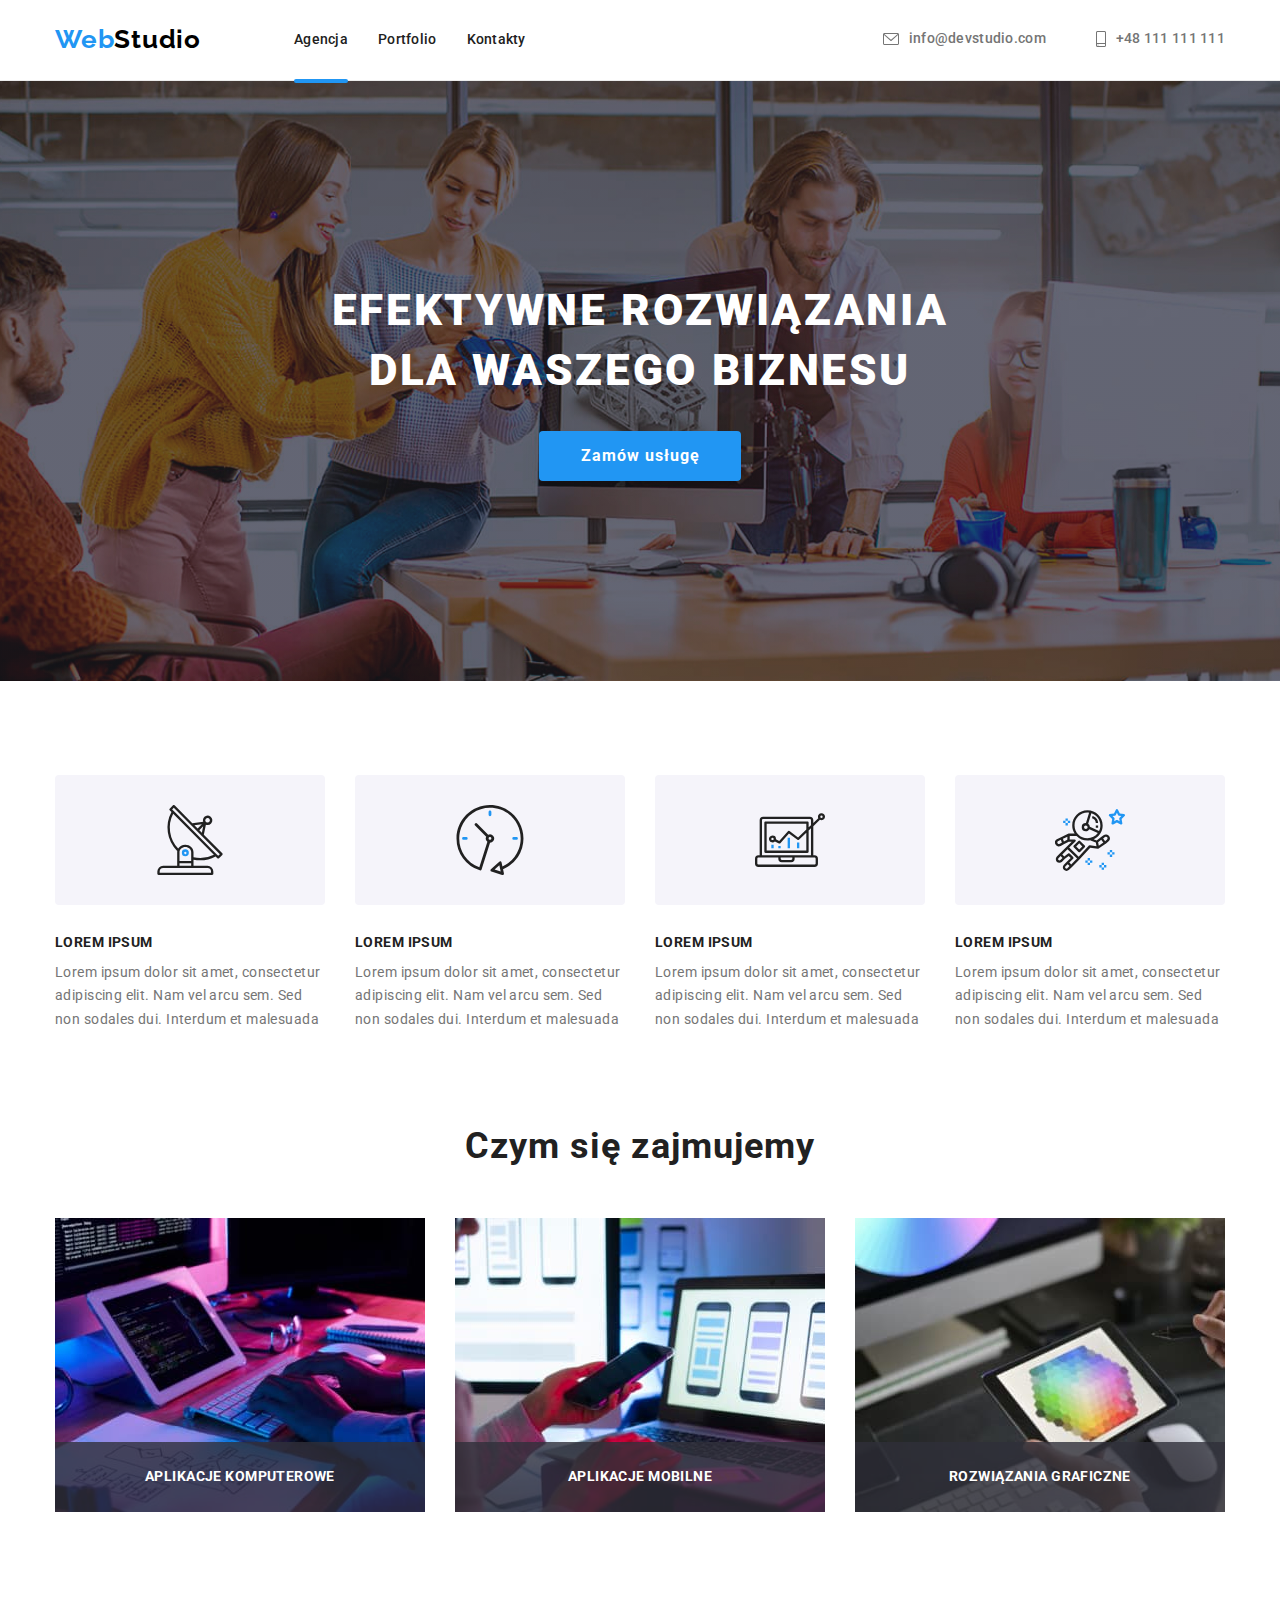
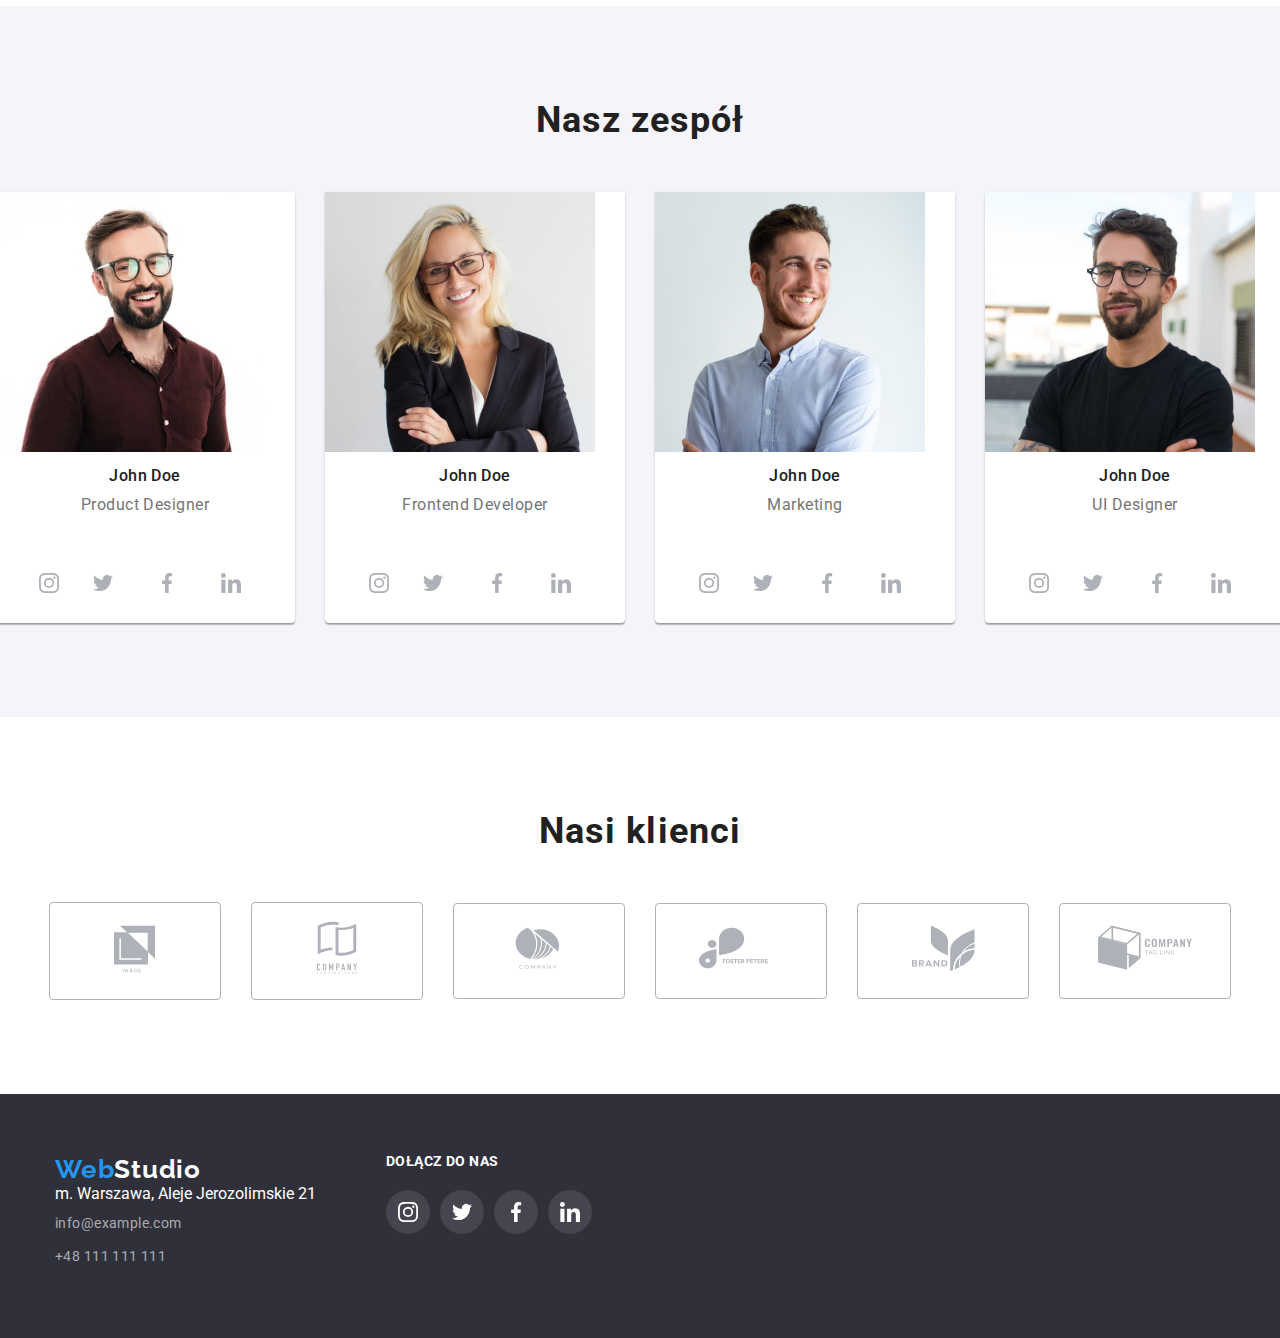
<file: index.html>
<!DOCTYPE html>
<html lang="pl">
    <head>
        <meta charset="utf-8" />
        <title>Studio</title>
        <link
            rel="stylesheet"
            href="https://cdnjs.cloudflare.com/ajax/libs/modern-normalize/1.0.0/modern-normalize.min.css"
        />
        <link rel="stylesheet" href="./css/styles.css" />
        <link rel="preconnect" href="https://fonts.googleapis.com" />
        <link rel="preconnect" href="https://fonts.gstatic.com" crossorigin />
        <link
            href="https://fonts.googleapis.com/css2?family=Raleway:wght@700&family=Roboto:wght@400;500;700;900&display=swap"
            rel="stylesheet"
        />
    </head>
    <body>
        <header class="page-header">
            <div class="container">
                <nav>

                
                    <a href="index.html"
                        >Web<span class="studio-black">Studio</span></a
                    >
                    <ul class="nav-list">
                        <li><a class="active-link" href="#">Agencja</a></li>
                        <li><a href="portfolio.html">Portfolio</a></li>
                        <li><a href="#">Kontakty</a></li>
                    </ul>
                </nav>
                <aside class="contacts">
                    <div class="mail">
                    <a href="mailto:info@devstudio.com"><svg class="envelope-icon" width="16" height="12">
                        <use href="./images/icons.svg#message"></use>
                    </svg>info@devstudio.com</a>
                    
                    </div>
                    <div class="tel">
                    <a href="tel:48111111111"><svg class="smartphone-icon" width="10" height="16">
                        <use href="./images/icons.svg#phone"></use>
                        </svg>+48 111 111 111</a>
                    </div>
                </aside>
            </div>
        </header>
        <main>
            <section class="section-content">
                <div class="container heading">
                    <h1 class="first-heading">
                        EFEKTYWNE ROZWIĄZANIA <br />
                        DLA WASZEGO BIZNESU
                    </h1>
                    <button class="order" type="button" data-modal-open>
                        <span class="text-order">Zamów usługę</span>
                    </button>
                </div>
            </section>

            <section class="section-list">
                <div class="container">
                    <ul class="lorem-list">
                        <li>
                            <div class="our-atributes">
                                <svg width="70" height="70">
                                    <use href="./images/icons.svg#satelite"></use>
                                </svg>
                            </div>
                            <h3>LOREM IPSUM</h3>
                            <p>
                                Lorem ipsum dolor sit amet, consectetur
                                adipiscing elit. Nam vel arcu sem. Sed non
                                sodales dui. Interdum et malesuada
                            </p>
                        </li>
                        <li>
                            <div class="our-atributes">
                                <svg width="70" height="70">
                                    <use href="./images/icons.svg#clock"></use>
                                </svg>
                            </div>
                            <h3>LOREM IPSUM</h3>
                            <p>
                                Lorem ipsum dolor sit amet, consectetur
                                adipiscing elit. Nam vel arcu sem. Sed non
                                sodales dui. Interdum et malesuada
                            </p>
                        </li>
                        <li>
                            <div class="our-atributes">
                                <svg width="70" height="70">
                                    <use href="./images/icons.svg#diagram1"></use>
                                </svg>
                            </div>
                            <h3>LOREM IPSUM</h3>
                            <p>
                                Lorem ipsum dolor sit amet, consectetur
                                adipiscing elit. Nam vel arcu sem. Sed non
                                sodales dui. Interdum et malesuada
                            </p>
                        </li>
                        <li>
                            <div class="our-atributes">
                                <svg width="70" height="70">
                                    <use href="./images/icons.svg#astronaut"></use>
                                </svg>
                            </div>
                            <h3>LOREM IPSUM</h3>
                            <p>
                                Lorem ipsum dolor sit amet, consectetur
                                adipiscing elit. Nam vel arcu sem. Sed non
                                sodales dui. Interdum et malesuada
                            </p>
                        </li>
                    </ul>
                </div>
            </section>

            <section class="section">
                <h2 class="second-heading-one">Czym się zajmujemy</h2>
                <div class="container images">
                <ul class="images">
                    <li><div class="offers">
                        <img
                            src="images/tablet.jpg"
                            alt="tablet"
                            width="370"
                            height="294"
                        />
                        <p>APLIKACJE KOMPUTEROWE</p></div>
                    </li>
                    <li><div class="offers">
                        <img
                            src="images/laptop.jpg"
                            alt="laptop"
                            width="370"
                            height="294"
                        />
                        <p>APLIKACJE MOBILNE</p></div>
                    </li>
                    <li><div class="offers">
                        <img
                            src="images/telephone.jpg"
                            alt="telephone"
                            width="370"
                            height="294"
                        />
                        <p>ROZWIĄZANIA GRAFICZNE</p>
                    </div></li>
                </ul>
                </div>
            </section>

            <section class="section-cards">
                <h2 class="second-heading">Nasz zespół</h2>
                <div class="container">
                <ul class="cards">
                    <li>
                        <figure>
                            <img class="image"
                                src="images/p1.jpg"
                                alt="a man with glassess"
                                width="270"
                                height="260"
                            />
                            <figcaption class="job-list">
                                <h3>John Doe</h3>
                                <span>Product Designer</span>
                            </figcaption>
                        </figure>
                        <div class="social-media">
                        <a class="instagram-icon" href="#"><svg width="20" height="20">
                            <use href="./images/icons.svg#instagram"></use>
                        </svg></a>
                        <a class="twitter-icon" href="#"><svg width="20" height="20">
                            <use href="./images/icons.svg#twitter"></use>
                        </svg></a>
                        <a class="facebook-icon"><svg width="20" height="20">
                            <use href="./images/icons.svg#facebook"></use>
                        </svg></a>
                        <a class="linkedin-icon"><svg width="20" height="20">
                            <use href="./images/icons.svg#likedin"></use>
                        </svg></a>
                        </div>
                    </li>
                    <li>
                        <figure>
                            <img class="image"
                                src="images/p2.jpg"
                                alt="a woman with blond hair"
                                width="270"
                                height="260"
                            />
                            <figcaption class="job-list">
                                <h3>John Doe</h3>
                                <span>Frontend Developer</span>
                            </figcaption>
                        </figure>
                        <div class="social-media">
                            <a class="instagram-icon" href="#"><svg width="20" height="20">
                                <use href="./images/icons.svg#instagram"></use>
                            </svg></a>
                            <a class="twitter-icon" href="#"><svg width="20" height="20">
                                <use href="./images/icons.svg#twitter"></use>
                            </svg></a>
                            <a class="facebook-icon"><svg width="20" height="20">
                                <use href="./images/icons.svg#facebook"></use>
                            </svg></a>
                            <a class="linkedin-icon"><svg width="20" height="20">
                                <use href="./images/icons.svg#likedin"></use>
                            </svg></a>
                            </div>  
                    </li>
                    <li>
                        <figure>
                            <img class="image"
                                src="images/p3.jpg"
                                alt="a man in blue shirt"
                                width="270"
                                height="260"
                            />

                            <figcaption class="job-list">
                                <h3>John Doe</h3>
                                <span> Marketing</span>
                            </figcaption>
                        </figure>
                        <div class="social-media">
                            <a class="instagram-icon" href="#"><svg width="20" height="20">
                                <use href="./images/icons.svg#instagram"></use>
                            </svg></a>
                            <a class="twitter-icon" href="#"><svg width="20" height="20">
                                <use href="./images/icons.svg#twitter"></use>
                            </svg></a>
                            <a class="facebook-icon"><svg width="20" height="20">
                                <use href="./images/icons.svg#facebook"></use>
                            </svg></a>
                            <a class="linkedin-icon"><svg width="20" height="20">
                                <use href="./images/icons.svg#likedin"></use>
                            </svg></a>
                            </div>  
                    </li>
                    <li>
                        <figure>
                            <img class="image"
                                src="images/p4.jpg"
                                alt="a man in a T-shirt"
                                width="270"
                                height="260"
                            />
                            <figcaption class="job-list">
                                <h3>John Doe</h3>
                                <span> UI Designer</span>
                            </figcaption>
                        </figure>
                        <div class="social-media">
                            <a class="instagram-icon" href="#"><svg width="20" height="20">
                                <use href="./images/icons.svg#instagram"></use>
                            </svg></a>
                            <a class="twitter-icon" href="#"><svg width="20" height="20">
                                <use href="./images/icons.svg#twitter"></use>
                            </svg></a>
                            <a class="facebook-icon" href="#"><svg width="20" height="20">
                                <use href="./images/icons.svg#facebook"></use>
                            </svg></a>
                            <a class="linkedin-icon" href="#"><svg width="20" height="20">
                                <use href="./images/icons.svg#likedin"></use>
                            </svg></a>
                            </div>
                    </li>
                </ul>
                </div>
                <section class="section clients">
                    <h2 class="third-heading">Nasi klienci</h2>
                    <div>
                        <ul class="container-clients">
                            <li class="signs"><svg class="logos" width="106" height="61">
                            <use href="./images/icons.svg#logo1"></use>
                        </svg></li>
                        <li class="signs"><svg class="logos" width="106" height="61">
                            <use href="./images/icons.svg#logo2"></use>
                        </svg></li>
                        <li class="signs"><svg class="logos" width="106" height="60">
                            <use href="./images/icons.svg#logo3"></use>
                        </svg></li>
                        <li class="signs"><svg class="logos"  width="106" height="60">
                            <use href="./images/icons.svg#logo4"></use>
                        </svg></li>
                        <li class="signs"><svg class="logos" width="106" height="60">
                            <use href="./images/icons.svg#logo5"></use>
                        </svg></li>
                        <li class="signs"><svg class="logos" width="106" height="60">
                            <use href="./images/icons.svg#logo6"></use>
                        </svg></li>
                    </ul></div>

</section>

<footer class="footer-wrapper">
    
    <div class="container footer">
        <div class="two-elements">
   <div> <a class="logo" href="index.html"
        >Web<span class="studio-white">Studio</span></a
    >
    <address class="company-info">
        <span>m. Warszawa, Aleje Jerozolimskie 21</span>
        <div class="second-contacts">
            <a href="info@example.com">info@example.com</a>
            <a href="+48111111111">+48 111 111 111</a></div>
        </div>
        <div>
            <h4 class="join">DOŁĄCZ DO NAS</h4>
            <div class="join-us">
               <a class="join-us-svg" href="#"><svg width="20" height="20">
                <use href="./images/icons.svg#instagram"></use>
            </svg></a>
            <a class="join-us-svg" href="#"><svg width="20" height="20">
                <use href="./images/icons.svg#twitter"></use>
            </svg></a>
            <a class="join-us-svg" href="#"><svg width="20" height="20">
                <use href="./images/icons.svg#facebook"></use>
            </svg></a>
            <a class="join-us-svg" href="#"><svg width="20" height="20">
                <use class="join-us-svg" href="./images/icons.svg#likedin"></use>
            </svg></a></div>
            </div>
        </div>
            </address>
</div>
</div>
</footer>
<div class="backdrop is-hidden" data-modal>
    <div class="modal">
<button type="button" class="close-btn" data-modal-close>X</button>
</div>
</div>
<script src="./js/modal.js"></script>
</body>
</html>
</file>
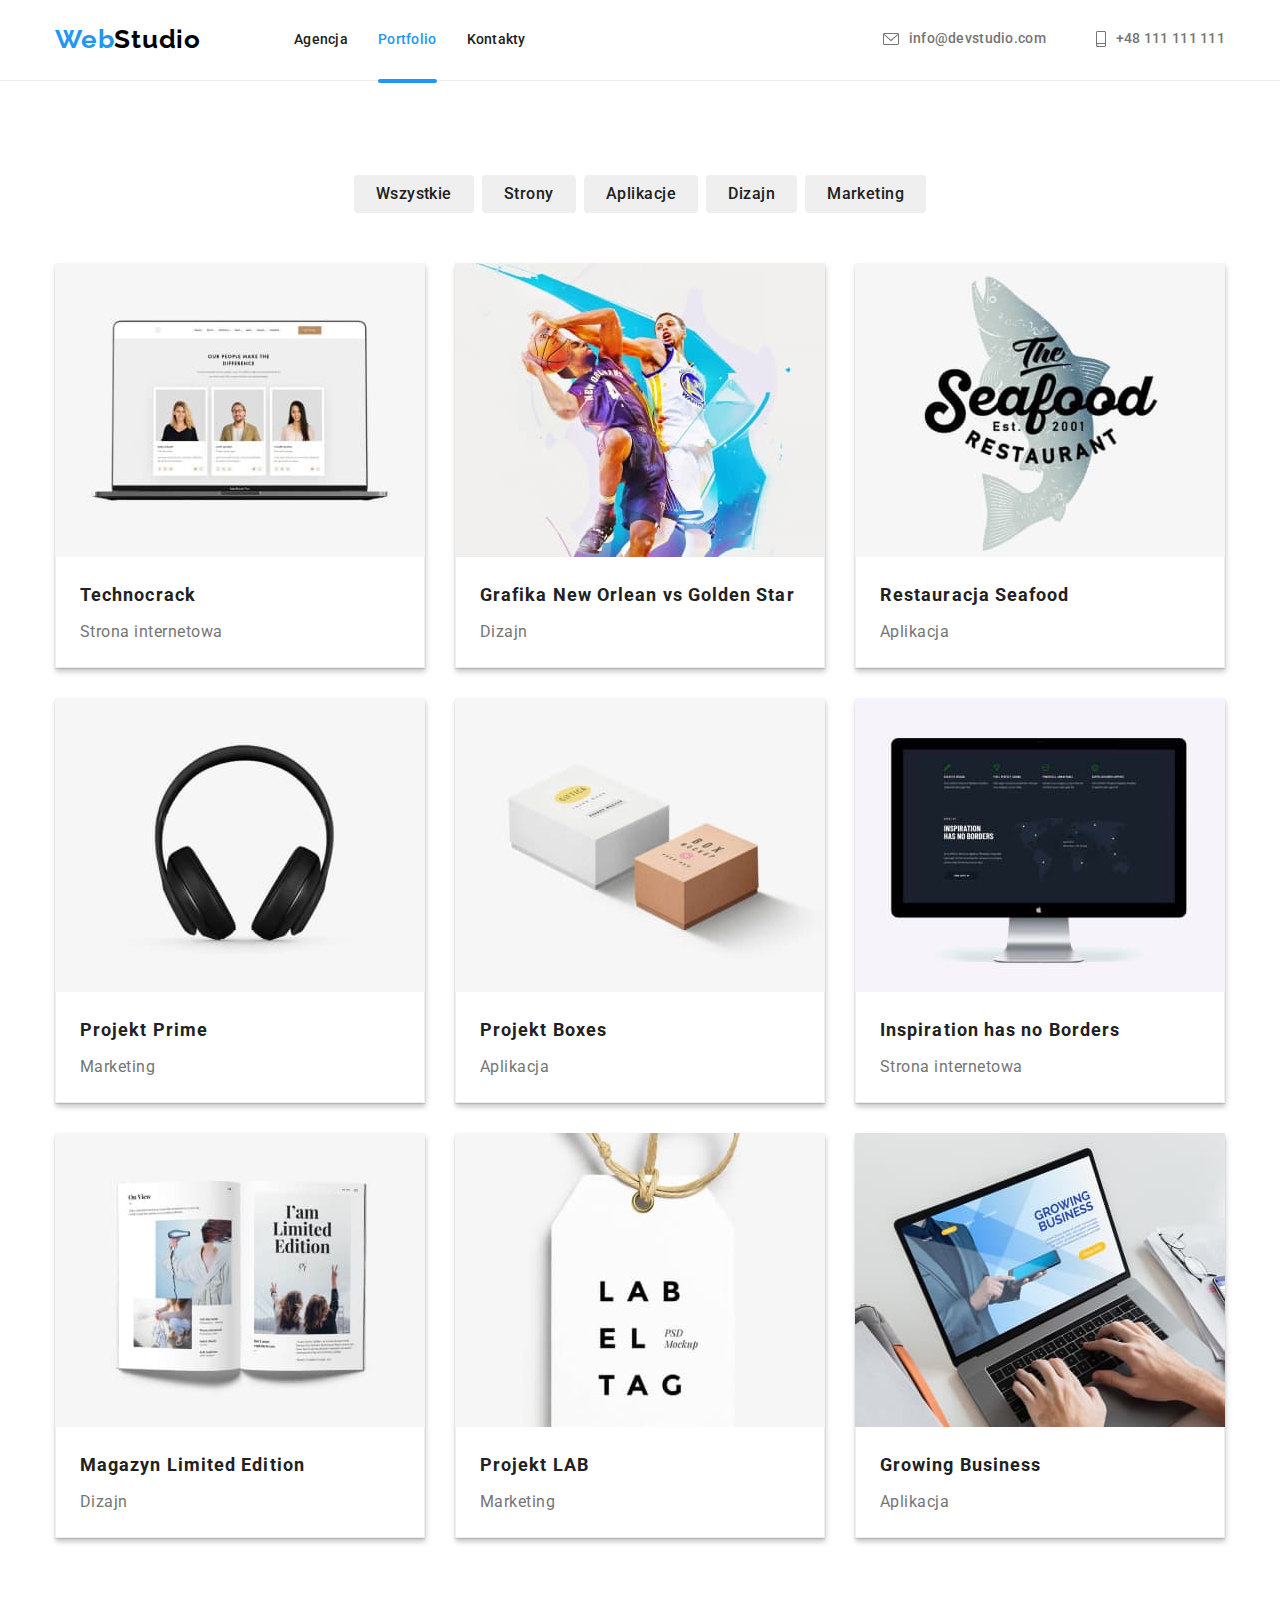
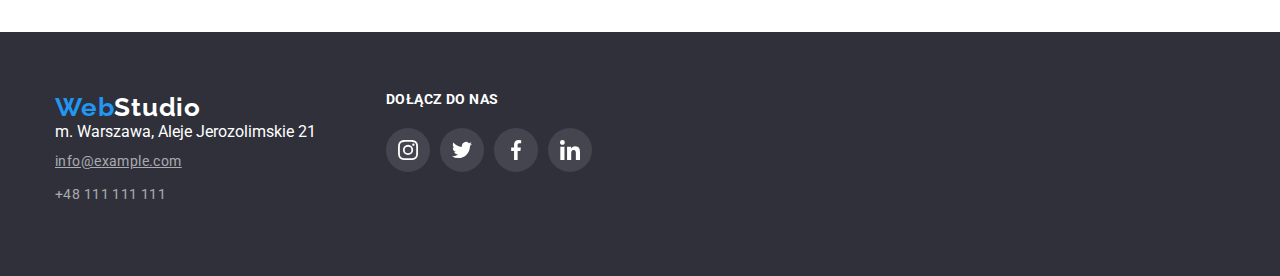
<file: portfolio.html>
<!DOCTYPE html>
<html lang="pl">
    <head>
        <meta charset="utf-8" />
        <title>Portfolio</title>
        <link
            rel="stylesheet"
            href="https://cdnjs.cloudflare.com/ajax/libs/modern-normalize/1.0.0/modern-normalize.min.css"
        />
        <link rel="stylesheet" href="./css/styles.css" />
        <link rel="preconnect" href="https://fonts.googleapis.com" />
        <link rel="preconnect" href="https://fonts.gstatic.com" crossorigin />
        <link
            href="https://fonts.googleapis.com/css2?family=Raleway:wght@700&family=Roboto:wght@400;500;700;900&display=swap"
            rel="stylesheet"
        />
    </head>
    <body>
        <header class="page-header">
            <div class="container header">
                <nav>
                    <a href="index.html"
                        >Web<span class="studio-black">Studio</span></a
                    >
                    <ul class="nav-list">
                        <li><a href="#">Agencja</a></li>
                        <li>
                            <a class="nav-link active-link" href="portfolio.html"
                                >Portfolio</a
                            >
                        </li>
                        <li><a href="#">Kontakty</a></li>
                    </ul>
                </nav>
                <aside class="contacts">
                    <div class="mail">
                    <a href="mailto:info@devstudio.com"><svg class="envelope-icon" width="16" height="12">
                        <use href="./images/icons.svg#message"></use>
                    </svg>info@devstudio.com</a>
                    
                    </div>
                    <div class="tel">
                    <a href="tel:48111111111"><svg class="smartphone-icon" width="10" height="16">
                        <use href="./images/icons.svg#phone"></use>
                        </svg>+48 111 111 111</a>
                    </div>
                </aside>
            </div>
        </header>
        <main>
            <div class="container buttons">
                <ul class="button-list">
                    <li><button type="button">Wszystkie</button></li>
                    <li><button type="button">Strony</button></li>
                    <li><button type="button">Aplikacje</button></li>
                    <li><button type="button">Dizajn</button></li>
                    <li><button type="button">Marketing</button></li>
                </ul>
            </div>
            <section class="section-portfolio">
                <div class="container list">
                    <ul class="project-list">
                        <li class="project-list-item">
                            <figure class="figure-item">
                                <div class="slide-box"><img
                                    class="image"
                                    src="images/three-people.jpg"
                                    alt="photos of three people"
                                    width="370"
                                    height="294"
                                /><div class="box-overlay">Technocrack jest popularną platformą wykorzystywaną do rozpowszechniania koronawirusa. Firmy wykorzystują tę platformę do celów szpiegowskich i ataków na niezabezpieczone serwery konkurencji</div>
                            </div>
                                <figcaption class="figcaption-item">
                                    <h3>Technocrack</h3>
                                    <span>Strona internetowa</span>
                                </figcaption>
                            </figure>
                        </li>
                        <li class="project-list-item">
                            <figure>
                                <div class="slide-box">
                                <img class="image"
                                    src="images/basketballers.jpg"
                                    alt="basketball players in action"
                                    width="370"
                                    height="294"
                                /><div class="box-overlay">Technocrack jest popularną platformą wykorzystywaną do rozpowszechniania koronawirusa. Firmy wykorzystują tę platformę do celów szpiegowskich i ataków na niezabezpieczone serwery konkurencji</div>
                            </div>
                                <figcaption class="figcaption-item">
                                    <h3>Grafika New Orlean vs Golden Star</h3>
                                    <span>Dizajn</span>
                                </figcaption>
                            </figure>
                        </li>

                        <li class="project-list-item">
                            <figure>
                                <div class="slide-box">
                                <img class="image"
                                    src="images/seafood-restaurant.jpg"
                                    alt="a logo of the seafood restaurant "
                                    width="370"
                                    height="294"
                                /><div class="box-overlay">Technocrack jest popularną platformą wykorzystywaną do rozpowszechniania koronawirusa. Firmy wykorzystują tę platformę do celów szpiegowskich i ataków na niezabezpieczone serwery konkurencji</div>
                            </div>
                                <figcaption class="figcaption-item" >
                                    <h3>Restauracja Seafood</h3>
                                    <span>Aplikacja</span>
                                </figcaption>
                            </figure>
                        </li>
                        <li class="project-list-item">
                            <figure>
                                <div class="slide-box">
                                <img class="image"
                                    src="images/headphones.jpg"
                                    alt="a photo of the headphones"
                                    width="370"
                                    height="294"
                                /><div class="box-overlay">Technocrack jest popularną platformą wykorzystywaną do rozpowszechniania koronawirusa. Firmy wykorzystują tę platformę do celów szpiegowskich i ataków na niezabezpieczone serwery konkurencji</div>
                            </div>
                                <figcaption class="figcaption-item"">
                                    <h3>Projekt Prime</h3>
                                    <span>Marketing</span>
                                </figcaption>
                            </figure>
                        </li>
                        <li class="project-list-item">
                            <figure>
                                <div class="slide-box">
                                <img class="image"
                                    src="images/boxes.jpg"
                                    alt="a photo of two different boxes"
                                    width="370"
                                    height="294"
                                /><div class="box-overlay">Technocrack jest popularną platformą wykorzystywaną do rozpowszechniania koronawirusa. Firmy wykorzystują tę platformę do celów szpiegowskich i ataków na niezabezpieczone serwery konkurencji</div>
                            </div>
                                <figcaption class="figcaption-item">
                                    <h3>Projekt Boxes</h3>
                                    <span>Aplikacja</span>
                                </figcaption>
                            </figure>
                        </li>
                        <li class="project-list-item">
                            <figure>
                                <div class="slide-box">
                                <img class="image"
                                    src="images/screen.jpg"
                                    alt="a photo of a screen"
                                    width="370"
                                    height="294"
                                /><div class="box-overlay">Technocrack jest popularną platformą wykorzystywaną do rozpowszechniania koronawirusa. Firmy wykorzystują tę platformę do celów szpiegowskich i ataków na niezabezpieczone serwery konkurencji</div>
                            </div>
                                <figcaption class="figcaption-item"">
                                    <h3>Inspiration has no Borders</h3>
                                    <span>Strona internetowa</span>
                                </figcaption>
                            </figure>
                        </li>
                        <li class="project-list-item">
                            <figure>
                                <div class="slide-box">
                                <img class="image"
                                    src="images/book.jpg"
                                    alt="a photo of a book"
                                    width="370"
                                    height="294"
                                /><div class="box-overlay">Technocrack jest popularną platformą wykorzystywaną do rozpowszechniania koronawirusa. Firmy wykorzystują tę platformę do celów szpiegowskich i ataków na niezabezpieczone serwery konkurencji</div>
                            </div>
                                <figcaption class="figcaption-item">
                                    <h3>Magazyn Limited Edition</h3>
                                    <span>Dizajn</span>
                                </figcaption>
                            </figure>
                        </li>
                        <li class="project-list-item">
                            <figure>
                                <div class="slide-box">
                                <img class="image"
                                    src="images/label.jpg"
                                    alt="a photo of a label tag"
                                    width="370"
                                    height="294"
                                /><div class="box-overlay">Technocrack jest popularną platformą wykorzystywaną do rozpowszechniania koronawirusa. Firmy wykorzystują tę platformę do celów szpiegowskich i ataków na niezabezpieczone serwery konkurencji</div>
                            </div>
                                <figcaption class="figcaption-item" >
                                    <h3>Projekt LAB</h3>
                                    <span>Marketing</span>
                                </figcaption>
                            </figure>
                        </li>
                        <li class="project-list-item">
                            <figure>
                                <div class="slide-box">
                                <img class="image"
                                    src="images/notebook.jpg"
                                    alt="a photo of a notebook"
                                    width="370"
                                    height="294"
                                /><div class="box-overlay">Technocrack jest popularną platformą wykorzystywaną do rozpowszechniania koronawirusa. Firmy wykorzystują tę platformę do celów szpiegowskich i ataków na niezabezpieczone serwery konkurencji</div>
                            </div>
                                <figcaption class="figcaption-item" >
                                    <h3>Growing Business</h3>
                                    <span>Aplikacja</span>
                                </figcaption>
                            </figure>
                        </li>
                    </ul>
                </div>
            </section>
        </main>
        <footer class="footer-wrapper">
    
            <div class="container footer">
                <div class="two-elements">
           <div> <a class="logo" href="index.html"
                >Web<span class="studio-white">Studio</span></a
            >
            <address class="company-info">
                <span>m. Warszawa, Aleje Jerozolimskie 21</span>
                <div class="second-contacts">
                    <a href="info@example.com"><span>info@example.com</span></a>
                    <a href="+48111111111">+48 111 111 111</a></div>
                </div>
                <div>
                    <h4 class="join">DOŁĄCZ DO NAS</h4>
                    <div class="join-us">
                       <a class="join-us-svg" href="#"><svg width="20" height="20">
                        <use href="./images/icons.svg#instagram"></use>
                    </svg></a>
                    <a class="join-us-svg" href="#"><svg width="20" height="20">
                        <use href="./images/icons.svg#twitter"></use>
                    </svg></a>
                    <a class="join-us-svg" href="#"><svg width="20" height="20">
                        <use href="./images/icons.svg#facebook"></use>
                    </svg></a>
                    <a class="join-us-svg" href="#"><svg width="20" height="20">
                        <use class="join-us-svg" href="./images/icons.svg#likedin"></use>
                    </svg></a></div>
                    </div>
                </div>
                    </address>
        </div>
        </div>
        </footer>
        </body>
        </html>
</file>
<file: css/styles.css>
:root {
    --dodgerblue: #2196f3;
    --black: #000000;
    --white: #ffffff;
    --darkgrey: #212121;
    --lightgrey: #757575;
    --verydarkgrey: #2f303a;
    --clearwhite: #ffffff99;
    --verylightgrey: #afb1b8;
    --greybeinggradient: rgba(47, 48, 58, 0.4);
}
body {
    font-family: 'Roboto', sans-serif;
    color: var(--darkgrey);
}
ul,
p,
h1,
h2,
h3,
h4,
figure {
    margin: 0;
    padding: 0;
}
.container {
    max-width: 1200px;
    margin: 0 auto;
    padding: 0 15px;
}
.backdrop {
    position: fixed;
    top: 0;
    left: 0;
    width: 100%;
    height: 100%;
    background-color: rgba(0, 0, 0, 0.2);
    display: flex;
    align-items: center;
    justify-content: center;
    transition-property: transform;
    transition-duration: 250ms;
    transition-timing-function: cubic-bezier(0.4, 0, 0.2, 1);
}
.close-btn {
    position: absolute;
    top: 8px;
    right: 8px;
    width: 30px;
    height: 30px;
    border-radius: 50%;
    cursor: pointer;
    background: #ffffff;
    border: 1px solid rgba(0, 0, 0, 0.1);
}
.modal {
    position: relative;
    width: 100%;
    max-width: 528px;
    height: 581px;
    background-color: #ffffff;
    box-shadow: 0px 1px 3px rgba(0, 0, 0, 0.12), 0px 1px 1px rgba(0, 0, 0, 0.14),
        0px 2px 1px rgba(0, 0, 0, 0.2);
    border-radius: 4px;
}

.is-hidden {
    pointer-events: none;
    visibility: hidden;
    opacity: 0;
    transform: scale(0);
}
.section-content {
    max-width: 1600px;
    margin: 0 auto;
    background-image: linear-gradient(
            var(--greybeinggradient),
            var(--greybeinggradient)
        ),
        url('../images/office.jpg');
    background-repeat: no-repeat;
    background-position: center;
    background-size: cover;
    background-color: var(--verydarkgrey);
}
.contacts a {
    text-decoration: none;
    font-weight: 500;
    font-size: 14px;
    line-height: 1.14;
    letter-spacing: 0.02em;
    color: var(--lightgrey);
}
.contacts a:hover,
.contacts a:focus {
    color: var(--dodgerblue);
    transition-property: color;
    transition-duration: 250ms;
    transition-timing-function: cubic-bezier(0.4, 0, 0.2, 1);
}
.mail a:hover svg {
    fill: var(--dodgerblue);
    transition-property: fill;
    transition-duration: 250ms;
    transition-timing-function: cubic-bezier(0.4, 0, 0.2, 1);
}
.mail a:focus svg {
    fill: var(--dodgerblue);
    transition-property: fill;
    transition-duration: 250ms;
    transition-timing-function: cubic-bezier(0.4, 0, 0.2, 1);
}
.envelope-icon {
    fill: var(--lightgrey);
}
.envelope-icon:hover,
.envelope-icon:focus {
    fill: var(--dodgerblue);
    transition-property: fill;
    transition-duration: 250ms;
    transition-timing-function: cubic-bezier(0.4, 0, 0.2, 1);
}
.tel a:hover svg {
    fill: var(--dodgerblue);
    transition-property: fill;
    transition-duration: 250ms;
    transition-timing-function: cubic-bezier(0.4, 0, 0.2, 1);
}
.tel a:hover svg {
    fill: var(--dodgerblue);
    transition-property: fill;
    transition-duration: 250ms;
    transition-timing-function: cubic-bezier(0.4, 0, 0.2, 1);
}

.smartphone-icon {
    fill: var(--lightgrey);
}
.smartphone-icon:hover,
.smartphone-icon:focus {
    fill: var(--dodgerblue);
    transition-property: fill;
    transition-duration: 250ms;
    transition-timing-function: cubic-bezier(0.4, 0, 0.2, 1);
}
.mail a {
    display: flex;
    align-items: center;
    gap: 10px;
}
.tel a {
    display: flex;
    align-items: center;
    gap: 10px;
}
.active-link {
    position: relative;
}
.active-link::after {
    content: '';
    width: 100%;
    position: absolute;
    height: 4px;
    background: #2196f3;
    border-radius: 2px;
    bottom: -36px;
    left: 0;
}
.slide-box {
    position: relative;
    overflow: hidden;
}
.box-overlay {
    position: absolute;
    font-family: 'Roboto';
    font-weight: 400;
    font-size: 18px;
    line-height: 1.55;
    letter-spacing: 0.03em;
    color: #ffffff;
    background-color: rgba(33, 150, 243, 0.9);
    transform: translateY(0);
    padding: 49px 45px 24px;
    transition-property: transform;
    transition-duration: 250ms;
    transition-timing-function: cubic-bezier(0.4, 0, 0.2, 1);
}
.slide-box:hover .box-overlay {
    display: block;
    background: rgba(33, 150, 243, 0.9);
    transform: translateY(-100%);
}
.offers {
    position: relative;
}
.offers img {
    vertical-align: bottom;
}
.offers p {
    width: 100%;
    text-align: center;
    position: absolute;
    font-family: 'Roboto';
    font-weight: 700;
    font-size: 14px;
    line-height: 1.14;
    text-align: center;
    letter-spacing: 0.03em;
    text-transform: uppercase;
    color: #ffffff;
    background-color: rgba(47, 48, 58, 0.8);
    padding: 27px;
    bottom: 0;
}
.our-atributes {
    display: flex;
    align-items: center;
    justify-content: center;
    gap: 30px;
    padding-bottom: 30px;
    border-radius: 4px;
    background-color: #f5f4fa;
    padding: 30px 0px;
    margin-bottom: 30px;
}
.logos {
    fill: #afb1b8;
}
.signs {
    padding: 15px 32px;
    border: 1px solid #afb1b8;
    border-radius: 4px;
}

.signs:hover,
.signs:focus {
    border-color: var(--dodgerblue);
    cursor: pointer;
    transition-property: border-color;
    transition-duration: 250ms;
    transition-timing-function: cubic-bezier(0.4, 0, 0.2, 1);
}
.signs:hover svg,
.signs:focus svg {
    fill: var(--dodgerblue);
    transition-property: fill;
    transition-duration: 250ms;
    transition-timing-function: cubic-bezier(0.4, 0, 0.2, 1);
}

.clients {
    background-color: var(--white);
}
.container-clients {
    display: flex;
    gap: 30px;
    align-items: center;
    justify-content: center;
    list-style: none;
}

.social-media {
    display: flex;
    align-items: center;
    justify-content: space-between;
    gap: 10px;
    margin-top: 16px;
    margin-bottom: 18px;
    margin-left: 32px;
    margin-right: 32px;
}
.join {
    font-style: normal;
    font-style: bold;
    font-size: 14px;
    line-height: 1.14;
    letter-spacing: 0.03em;
    color: var(--white);
    padding-bottom: 20px;
}
.join-us {
    gap: 10px;
    display: flex;
}
.join-us-svg {
    background: rgba(255, 255, 255, 0.1);
    width: 44px;
    height: 44px;
    border-radius: 50%;
    display: flex;
    justify-content: center;
    align-items: center;
    fill: var(--white);
}
.join-us-svg:hover,
.join-us-svg:focus {
    background-color: var(--dodgerblue);
    cursor: pointer;
    transition-property: background-color;
    transition-duration: 250ms;
    transition-timing-function: cubic-bezier(0.4, 0, 0.2, 1);
}
.instagram-icon {
    fill: var(--verylightgrey);
    width: 44px;
    height: 44px;
    border-radius: 50%;
    display: flex;
    justify-content: center;
    align-items: center;
}
.instagram-icon:hover,
.instagram-icon:focus {
    background-color: var(--dodgerblue);
    cursor: pointer;
    transition-property: background-color;
    transition-duration: 250ms;
    transition-timing-function: cubic-bezier(0.4, 0, 0.2, 1);
}
.instagram-icon:hover svg {
    fill: var(--white);
    transition-property: fill;
    transition-duration: 250ms;
    transition-timing-function: cubic-bezier(0.4, 0, 0.2, 1);
}

.twitter-icon {
    margin-right: 10px;
    fill: var(--verylightgrey);
    width: 44px;
    height: 44px;
    border-radius: 50%;
    display: flex;
    justify-content: center;
    align-items: center;
}
.twitter-icon:hover,
.twitter-icon:focus {
    background-color: var(--dodgerblue);
    cursor: pointer;
    transition-property: background-color;
    transition-duration: 250ms;
    transition-timing-function: cubic-bezier(0.4, 0, 0.2, 1);
}
.twitter-icon:hover svg {
    fill: var(--white);
    transition-property: fill;
    transition-duration: 250ms;
    transition-timing-function: cubic-bezier(0.4, 0, 0.2, 1);
}
.facebook-icon {
    margin-right: 10px;
    fill: var(--verylightgrey);
    width: 44px;
    height: 44px;
    border-radius: 50%;
    display: flex;
    justify-content: center;
    align-items: center;
}
.facebook-icon:hover,
.facebook-icon:focus {
    background-color: var(--dodgerblue);
    cursor: pointer;
    transition-property: background-color;
    transition-duration: 250ms;
    transition-timing-function: cubic-bezier(0.4, 0, 0.2, 1);
}
.facebook-icon:hover svg {
    fill: var(--white);
    transition-property: fill;
    transition-duration: 250ms;
    transition-timing-function: cubic-bezier(0.4, 0, 0.2, 1);
}
.linkedin-icon {
    margin-right: 10px;
    fill: var(--verylightgrey);
    width: 44px;
    height: 44px;
    border-radius: 50%;
    display: flex;
    justify-content: center;
    align-items: center;
}
.linkedin-icon:hover,
.linkedin-icon:focus {
    background-color: var(--dodgerblue);
    cursor: pointer;
    transition-property: background-color;
    transition-duration: 250ms;
    transition-timing-function: cubic-bezier(0.4, 0, 0.2, 1);
}
.linkedin-icon:hover svg {
    fill: var(--white);
    transition-property: fill;
    transition-duration: 250ms;
    transition-timing-function: cubic-bezier(0.4, 0, 0.2, 1);
}
.instagram {
    margin-right: 10px;
    border-radius: 50%;
    fill: var(--white);
    background-color: var(--verylightgrey);
}
.instagram:hover,
.instagram:focus {
    background-color: var(--dodgerblue);
    transition-property: background-color;
    transition-duration: 250ms;
    transition-timing-function: cubic-bezier(0.4, 0, 0.2, 1);
}
.twitter {
    margin-right: 10px;
    fill: var(--white);
}
.twitter:hover,
.twitter:focus {
    fill: var(--dodgerblue);
    transition-property: fill;
    transition-duration: 250ms;
    transition-timing-function: cubic-bezier(0.4, 0, 0.2, 1);
}
.facebook {
    margin-right: 10px;
    fill: var(--white);
}
.facebook:hover,
.facebook:focus {
    fill: var(--dodgerblue);
    transition-property: fill;
    transition-duration: 250ms;
    transition-timing-function: cubic-bezier(0.4, 0, 0.2, 1);
}

.linkedin {
    margin-right: 10px;
    fill: var(--white);
}
.linkedin:hover,
.linkedin:focus {
    fill: var(--dodgerblue);
    transition-property: fill;
    transition-duration: 250ms;
    transition-timing-function: cubic-bezier(0.4, 0, 0.2, 1);
}

.heading {
    display: flex;
    flex-direction: column;
    align-items: center;
    padding-top: 200px;
    padding-bottom: 200px;
}
.first-heading {
    font-weight: 900;
    font-size: 44px;
    line-height: 1.36;
    letter-spacing: 0.06em;
    text-transform: uppercase;
    color: var(--white);
    text-align: center;
    padding-bottom: 30px;
}
.order {
    display: flex;
    flex-wrap: nowrap;
    align-items: center;
    height: 50px;
    background-color: var(--dodgerblue);
    box-shadow: 0px 4px 4px rgba(0, 0, 0, 0.15);
    border-radius: 4px;
    outline: none;
    border: none;
    cursor: pointer;
    padding: 10px 41px 10px 42px;
}
.text-order {
    font-weight: 700;
    font-size: 16px;
    line-height: 1.88;
    text-align: center;
    letter-spacing: 0.06em;
    color: var(--white);
}

.section {
    padding: 94px 0;
}
.page-header {
    border-bottom-width: 1px;
    border-bottom-style: solid;
    border-bottom-color: #ececec;
}
.page-header > .container {
    display: flex;
    align-items: center;
    justify-content: space-between;
    padding-top: 24px;
    padding-bottom: 25px;
}
.page-header > .container > nav {
    display: flex;
    gap: 93px;
    align-items: center;
}
.page-header > .container > aside {
    display: flex;
    gap: 50px;
}
.page-header > .container > nav > .nav-list {
    display: flex;
    gap: 30px;
}
.page-header > .container > nav > a {
    font-family: 'Raleway';
    font-weight: 700;
    font-size: 26px;
    line-height: 1.19;
    /* identical to box height */
    letter-spacing: 0.03em;
    color: var(--dodgerblue);
    text-decoration: none;
}
.lorem-list {
    display: flex;
    list-style: none;
    justify-content: center;
    gap: 30px;
}
.list {
    padding-bottom: 0px;
}

.lorem-list h3 {
    font-weight: 700;
    font-size: 14px;
    line-height: 1.14;
    letter-spacing: 0.03em;
    text-transform: uppercase;
    color: var(--darkgrey);
    padding-bottom: 10px;
}

.lorem-list p {
    font-size: 14px;
    line-height: 1.71;
    letter-spacing: 0.03em;
    color: var(--lightgrey);
    gap: 30px;
    justify-content: flex-start;
}

.studio-black {
    color: var(--black);
}
.studio-white {
    color: var(--white);
}

.nav-list {
    list-style: none;
}
.nav-list a {
    color: var(--darkgrey);
    text-decoration: none;
    font-weight: 500;
    font-size: 14px;
    line-height: 1.14;
    letter-spacing: 0.02em;
}
.nav-list .nav-link {
    text-decoration: none;
    font-weight: 500;
    font-size: 14px;
    line-height: 1.14;
    letter-spacing: 0.02em;
    color: var(--dodgerblue);
}

.nav-list a:hover,
.nav-list a:focus {
    color: var(--dodgerblue);
    transition-property: color;
    transition-duration: 250ms;
    transition-timing-function: cubic-bezier(0.4, 0, 0.2, 1);
}

.nav-link {
    color: var(--dodgerblue);
}
.button-list {
    display: flex;
    justify-content: center;
    gap: 8px;
    padding-top: 94px;
    list-style: none;
}

.button-list button {
    font-weight: 500;
    font-size: 16px;
    line-height: 1.62;
    letter-spacing: 0.03em;
    color: var(--darkgrey);
    outline: none;
    border: none;
    border-radius: 4px;
    cursor: pointer;
    padding: 6px 22px;
}
.button-list button:hover,
.button-list button:focus {
    box-shadow: 0px 3px 1px rgba(0, 0, 0, 0.1), 0px 1px 2px rgba(0, 0, 0, 0.08),
        0px 2px 2px rgba(0, 0, 0, 0.12);
    transition-property: box-shadow;
    transition-duration: 250ms;
    transition-timing-function: cubic-bezier(0.4, 0, 0.2, 1);
}

.button-list button:hover,
.button-list button:focus {
    color: var(--white);
    background-color: var(--dodgerblue);
    transition-property: background-color;
    transition-duration: 250ms;
    transition-timing-function: cubic-bezier(0.4, 0, 0.2, 1);
}
.section-list {
    padding-top: 94px;
    padding-bottom: 0px;
}
.section-portfolio {
    padding-top: 50px;
    padding-bottom: 94px;
}
.second-heading {
    font-weight: 700;
    font-size: 36px;
    line-height: 1.16;
    letter-spacing: 0.03em;
    text-align: center;
    padding-top: 94px;
    padding-bottom: 50px;
}
.second-heading-one {
    font-weight: 700;
    font-size: 36px;
    line-height: 1.16;
    letter-spacing: 0.03em;
    text-align: center;
    padding-bottom: 50px;
}

.third-heading {
    font-weight: 700;
    font-size: 36px;
    line-height: 1.16;
    letter-spacing: 0.03em;
    text-align: center;
    padding-top: 0px;
    padding-bottom: 50px;
}
.images {
    display: flex;
    flex-direction: row;
    justify-content: center;
    list-style: none;
    gap: 30px;
}
.section-cards {
    background-color: #f5f4fa;
}
.cards {
    display: flex;
    flex-direction: row;
    justify-content: center;
    list-style: none;
    gap: 30px;
    padding-bottom: 94px;
}
.cards li {
    background: #ffffff;
    /* material shadow v1 */
    box-shadow: 0px 1px 3px rgba(0, 0, 0, 0.12), 0px 1px 1px rgba(0, 0, 0, 0.14),
        0px 2px 1px rgba(0, 0, 0, 0.2);
    border-radius: 0px 0px 4px 4px;
}
.logo {
    font-family: 'Raleway';
    font-weight: 700;
    font-size: 26px;
    line-height: 1.19;
    letter-spacing: 0.03em;
    color: var(--dodgerblue);
    text-decoration: none;
}

.footer {
    display: flex;
    flex-direction: column;
    justify-content: flex-start;
    padding-top: 60px;
    padding-bottom: 60px;
}

.footer-wrapper {
    font-style: normal;
    background-color: var(--verydarkgrey);
}
.footer-wrapper .company-info {
    background-color: var(--verydarkgrey);
    color: var(--white);
}
.company-info span {
    font-style: normal;
    padding-top: 20px;
    padding-bottom: 9px;
}
.two-elements {
    display: flex;
    justify-content: flex-start;
    gap: 70px;
}

.address {
    font-size: 14px;
    line-height: 1.71;
    letter-spacing: 0.03em;
    color: var(--white);
}
.second-contacts {
    display: flex;
    flex-direction: column;
    justify-content: flex-start;
    font-style: normal;
    padding-top: 9px;
}
.second-contacts a {
    text-decoration: none;
    font-size: 14px;
    line-height: 1.71;
    letter-spacing: 0.03em;
    color: var(--clearwhite);
    padding-bottom: 9px;
}

.second-contacts span {
    font-size: 14px;
    letter-spacing: 0.03em;
    text-decoration-line: underline;
    line-height: 1.71;
    letter-spacing: 0.03em;
    color: var(--clearwhite);
}
.second-contacts a:hover,
.second-contacts a:focus {
    color: var(--dodgerblue);
    transition-property: color;
    transition-duration: 250ms;
    transition-timing-function: cubic-bezier(0.4, 0, 0.2, 1);
}
.section {
    padding: 94px 0;
}
.project-list {
    list-style: none;
    display: flex;
    flex-wrap: wrap;
    flex-basis: calc((100%-60px) / 3);
    gap: 30px;
}
.project-list-item {
    display: flex;
    align-items: flex-start;
    box-shadow: 0px 1px 1px rgba(0, 0, 0, 0.12), 0px 4px 4px rgba(0, 0, 0, 0.06),
        1px 4px 6px rgba(0, 0, 0, 0.16);
    cursor: pointer;
}
.figcaption-item {
    display: flex;
    flex-direction: column;
    background: #ffffff;
    border-right: 1px solid #eeeeee;
    border-bottom: 1px solid #eeeeee;
    border-left: 1px solid #eeeeee;
    padding: 20px 24px;
}
.project-list h3 {
    font-weight: 700;
    font-size: 18px;
    line-height: 2;
    letter-spacing: 0.06em;
    text-align: left;
    color: var(--darkgrey);
    padding-bottom: 4px;
}

.project-list span {
    font-size: 16px;
    line-height: 1.87;
    letter-spacing: 0.03em;
    text-align: left;
    color: var(--lightgrey);
}

.job-list {
    display: flex;
    flex-direction: column;
    list-style: none;
    background-color: var(--white);
}

.image > .job-list {
    flex-grow: 1;
}

.image {
    display: block;
}

.job-list h3 {
    font-weight: 500;
    font-size: 16px;
    line-height: 1.18;
    letter-spacing: 0.03em;
    color: var(--darkgrey);
    text-align: center;
    padding-top: 15px;
    padding-bottom: 5px;
}

.job-list span {
    font-size: 16px;
    line-height: 1.18;
    letter-spacing: 0.03em;
    color: var(--lightgrey);
    text-align: center;
    padding-top: 5px;
    padding-bottom: 30px;
}
</file>
